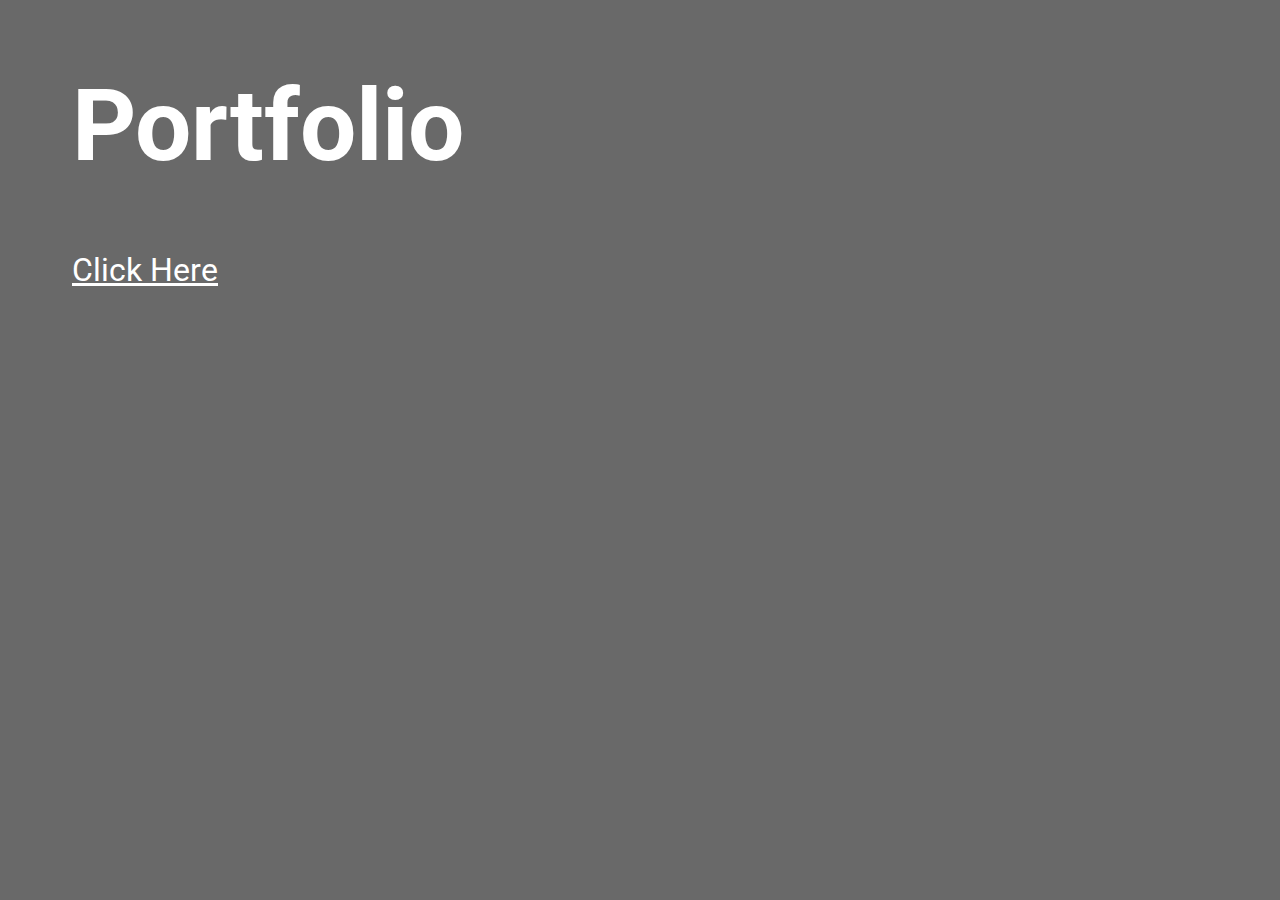
<file: index.html>
<!DOCTYPE html>
<html>
	<head>
    <meta charset="UTF-8">
    <title>Romario</title>
	<link rel="preconnect" href="https://fonts.googleapis.com">
	<link rel="preconnect" href="https://fonts.gstatic.com" crossorigin>
	<link href="https://fonts.googleapis.com/css2?family=Roboto:wght@100;300;500;700;900&display=swap" rel="stylesheet">
</head>

<!--start of style-->

<style> 
    
	body {background-color: dimgrey;
    font-family: 'Roboto', sans-serif; 
    padding-left: 5%;}
	
.link {
	font-size: 21px;
	margin-bottom: 20px;
	margin-top: 20px;
	padding-right: 30px;
	}
.link a:hover {
	color: lightskyblue;
	
	}
	
h1 {
	font-size: 100px;
	color: white;
	
	}
a {
	color: white;
	font-size: 32px;
	}
	

	
	
	
	
	
</style>

	
<!-- start of code-->	
	
<h1>Portfolio</h1>

<div class="container">	


	
<div class="link"><a href="https://riocasso.github.io/DesignPortfolio/" target="_blank">Click Here</a></div>
	

	

	


</div>


















</html>
</file>
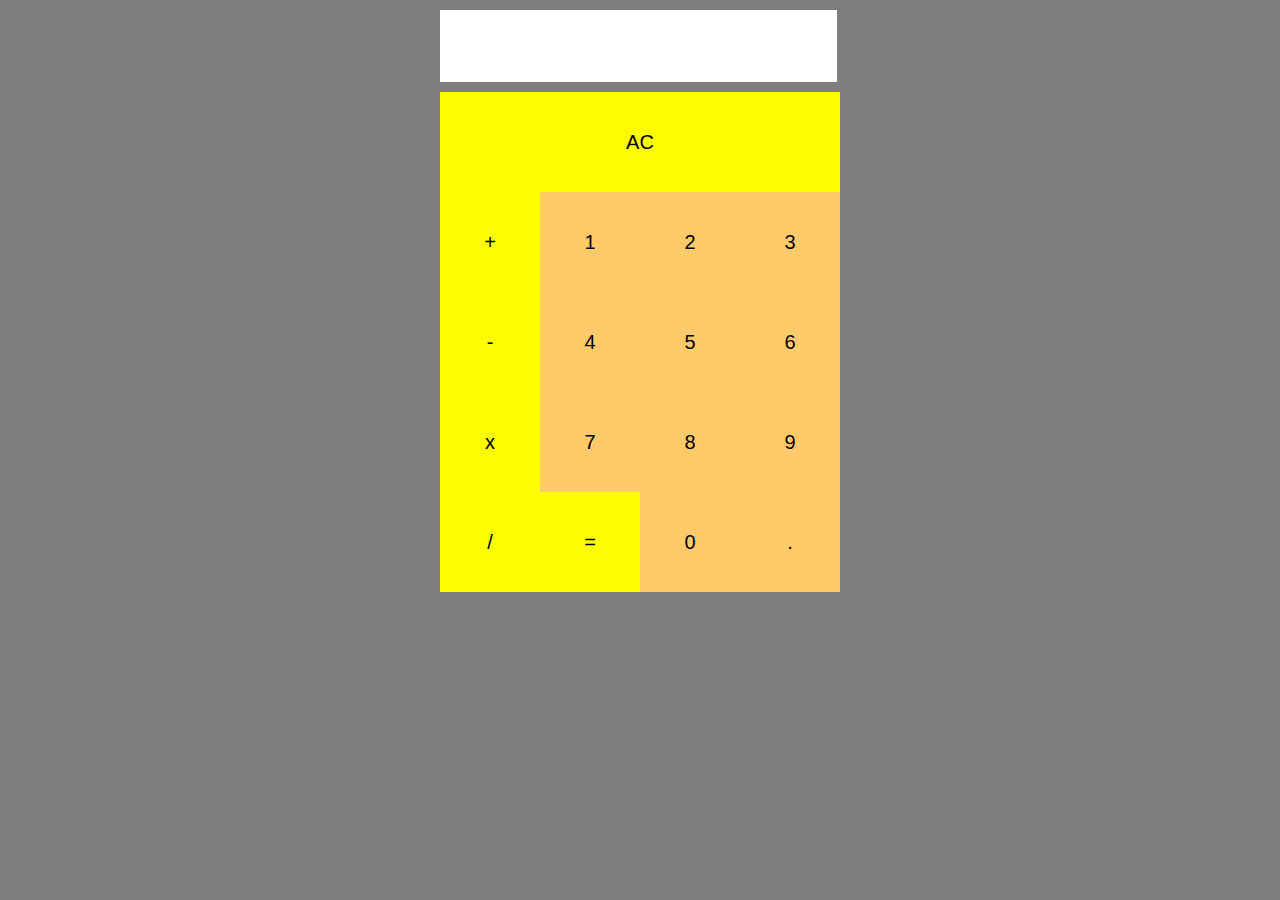
<file: calculator.html>
<!doctype html>
<html>
<head>
<meta charset="utf-8">
<style>
		

body {
		background-color: #7E7E7E;
	    margin: 0px;
		font-family: "Helvetica Neue", Helvetica, Arial, "sans-serif";
	
	}


#myCalculator {
		margin-left: calc(50% - 200px);
	}	
	
	
#display {
	margin-bottom: 10px;
	margin-top: 10px;
	width: 393px;
	height: 30px;
	background-color: white;
	height: 70px;
	font-size: 36px;
	text-align: right;
	border: 0px;
	
	}	
	

.number {
	margin-top: 0px;
	margin-bottom: 0px;
	width: 100px;
	height: 100px;
	background-color: #FFCA6A;
	border: 0px;
	font-size: 20px;
	}
	

.operator {
	margin-top: 0px;
	margin-bottom: 0px;
	width: 100px;
	height: 100px;
	background-color: #FDFC00; 
	border: 0px;
	font-size: 20px;
	}	
	
	
.operator2 {
	margin-top: 0px;
	margin-bottom: 0px;
	width: 400px;
	height: 100px;
	background-color: #FDFC00; 
	border: 0px;
	font-size: 20px;
	}
	
	
.number:hover{
	background-color: dodgerblue;
	}

.operator:hover{
	background-color: mediumpurple;
    }	
	
.operator2:hover{
	background-color: mediumpurple;
    }	
	
.inputRow {
	margin:0px;
	padding: 0px;
	font-size: 0px;
	}
	
	
</style>

	
<title>Calculator</title>
</head>

<!--Start of calculator-->

<body>
<form name="calculator">
	
<div id="myCalculator">	

<div id="top_display">
<input type="text" name="display" id="display" disabled>
</div>

	
<div class="inputRow">
<input type="button" class="operator2" name="clear" value="AC" onclick="calculator.display.value = ' '">	
</div>	
	
	
<div class="inputRow">
<input type="button" class="operator" name="add" value="+" onclick="calculator.display.value +='+'">
<input type="button" class="number" value="1" onclick="calculator.display.value+='1'">
<input type="button" class="number" value="2" onclick="calculator.display.value+='2'">
<input type="button" class="number" value="3" onclick="calculator.display.value+='3'">
</div>

	
<div class="inputRow">
<input type="button" class="operator" name="subtract" value="-" onclick="calculator.display.value +='-'">
<input type="button" class="number" value="4" onclick="calculator.display.value+='4'">
<input type="button" class="number" value="5" onclick="calculator.display.value+='5'">
<input type="button" class="number" value="6" onclick="calculator.display.value+='6'">
</div>	


<div class="inputRow">
<input type="button" class="operator" name="multiply" value="x" onclick="calculator.display.value +='*'">
<input type="button" class="number" value="7" onclick="calculator.display.value+='7'">
<input type="button" class="number" value="8" onclick="calculator.display.value+='8'">
<input type="button" class="number" value="9" onclick="calculator.display.value+='9'">
</div>	
	
	
	
<div class="inputRow">
<input type="button" class="operator" name="divide" value="/" onclick="calculator.display.value +='/'">
<input type="button" class="operator" name="equals" value="=" onclick="calculator.display.value = eval(calculator.display.value)">
<input type="button" class="number" value="0" onclick="calculator.display.value+='0'">
<input type="button" class="number" value="." onclick="calculator.display.value+='.'">

</div>
	

	

	
	
	
	
	
</div>	
</form>		
</body>
</html>
</file>
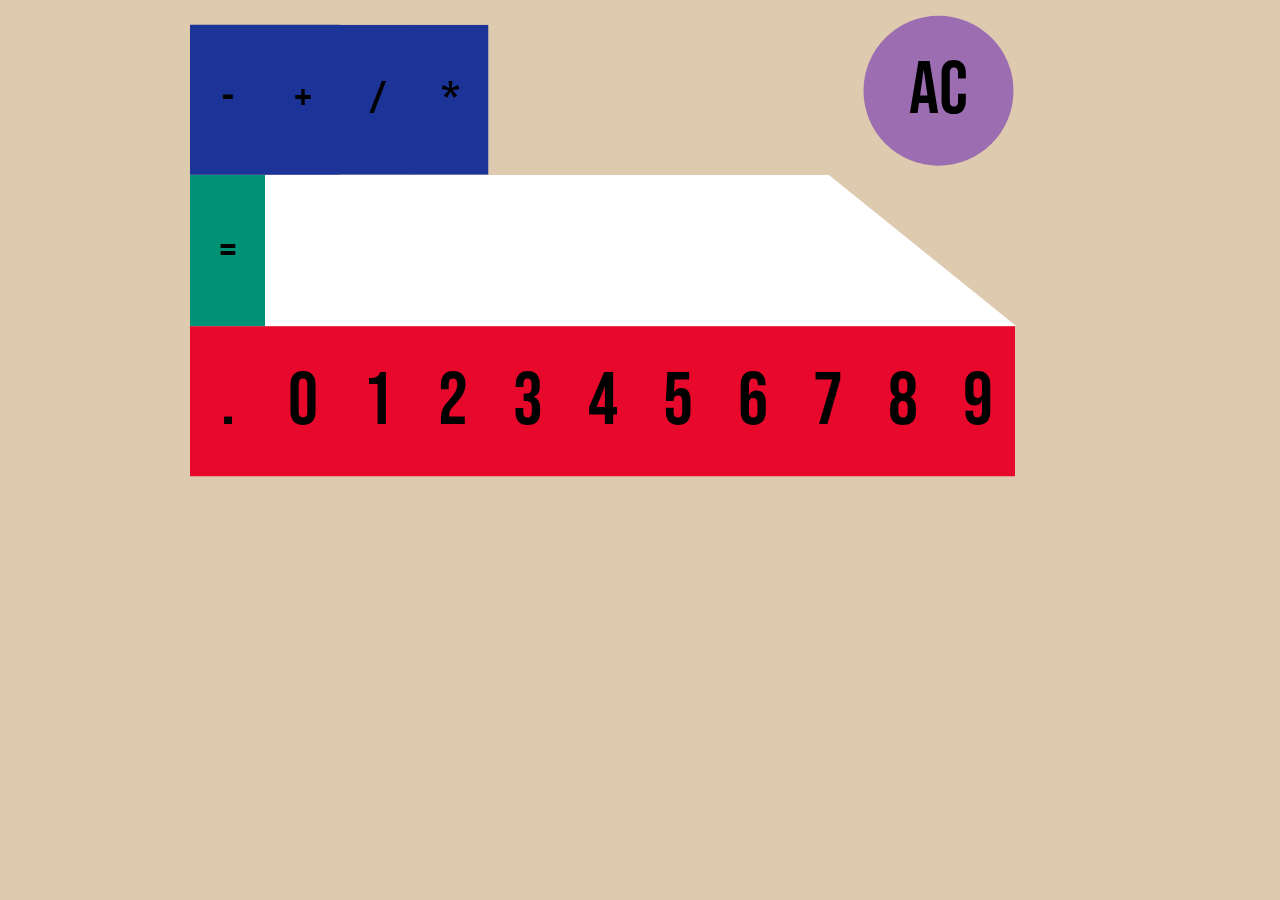
<file: newCalc.html>
<!doctype html>
<html>
<head>

<link rel="preconnect" href="https://fonts.googleapis.com">
<link rel="preconnect" href="https://fonts.gstatic.com" crossorigin>
<link href="https://fonts.googleapis.com/css2?family=Bebas+Neue&display=swap" rel="stylesheet">
	
	
<style>
	
	body {
	margin-top: 80px;
	transform: scale(1.5);
	background-color:rgba(221,202,175,1.00);
	
	}	
	

.operator1 {
	width: 50px;
	height: 100px; 
	border: 0px; 
	color: black;
	background-color: rgba(28,52,151,1.00 );
	text-align: center;
	font-size: 30px;
	font-family: 'Bebas Neue', cursive;
	}

.operator2 {
	width: 50px;
	height: 100px; 
	border: 0px; 
	color: black;
	background-color: rgba(28,52,151,1.00 );
	text-align: center;
	font-size: 30px;
	font-family: 'Bebas Neue', cursive;
	}
.operator3 {
	width: 50px;
	height: 100px; 
	border: 0px; 
	color: black;
	background-color: rgba(28,52,151,1.00 );
	text-align: center;
	font-size: 30px;
	font-family: 'Bebas Neue', cursive;
	}
.operator4 {
	position: relative;
	width: 50px;
	height: 100px; 
	border: 0px;
	margin-left: -1px;
	color: black;
	background-color: rgba(28,52,151,1.00 );
	text-align: center;
	font-size: 30px;
	font-family: 'Bebas Neue', cursive;
	}
	
.operator5 {
	font-size: 50px;
	background-color: rgba(156,109,177,1.00);
	width: 100px;
	height: 100px;
	border-radius: 100px;
	border: 0px;
	margin-left: 250px;
	margin-top: 10px;
	font-family: 'Bebas Neue', cursive;
	}
	
.operator6 {
	width: 50px;
	height: 101px; 
	border: 0px; 
	padding: 0px;
	color: black;
	background-color: rgba(1,145,117,1.00);
	text-align: center;
	font-size: 30px;
	float: left;
	font-family: 'Bebas Neue', cursive;
	}

#display {
	background-color: white;
	width: 489px;
	height: 100px;
	text-align: left;
	border: 0px;
	padding-left: 10px;
	padding-bottom: 0px;
	clip-path: polygon(0 0, 0 100%, 100% 100%, 100% 100%, 75% 0);
	font-size: 50px;
	color: black;
	font-family: 'Bebas Neue', cursive;
	
	}
#myCalculator {
	margin-left: calc(50% - 300px);
	}
	
.number {
	font-size: 50px;
	background-color: rgba(232,8,44,1.00);
	height: 100px;
	width: 50px;
	border: 0px;
	text-align: center;
	font-family: 'Bebas Neue', cursive;
	}	
.inputRow {
	margin:0px;
	padding: 0px;
	font-size: 0px;
	}
.operator1:hover{
	background-color: rgba(232,8,44,1.00);
    }	
.operator2:hover{
	background-color: rgba(232,8,44,1.00);
    }	
.operator3:hover{
	background-color: rgba(232,8,44,1.00);
    }
.operator4:hover{
	background-color: rgba(232,8,44,1.00);
    }
.operator5:hover{
	background-color: rgba(1,145,117,1.00);
    }
.operator6:hover{
	background-color: rgba(156,109,177,1.00);
    }
.number:hover{
	background-color:rgba(28,52,151,1.00 );	
	}
	


	
	
	
</style>
<meta charset="utf-8">
<title>newCalc</title>
</head>
	
	
<!--start of calcuator-->
<body>	
<form name="calculator">
	
<div id="myCalculator">
	
<div class="inputRow">
<input type="button" class="operator1" name="subtract" value="-" onclick="calculator.display.value +='-'">
<input type="button" class="operator2" name="add" value="+" onclick="calculator.display.value +='+'">
<input type="button" class="operator3" name="divide" value="/" onclick="calculator.display.value +='/'">
<input type="button" class="operator4" name="multiply" value="*" onclick="calculator.display.value +='*'">
<input type="button" class="operator5" name="clear" value="AC" onclick="calculator.display.value = ' '">
</div>

<div class="inputRow">
<input type="button" class="operator6" name="equals" value="=" onclick="calculator.display.value = eval(calculator.display.value)">	
</div>

<div id="midDisplay">
<input type="text" name="display" id="display" disabled>
</div>

<div class="inputRow">
<input type="button" class="number" value="." onclick="calculator.display.value+='.'">
<input type="button" class="number" value="0" onclick="calculator.display.value+='0'">
<input type="button" class="number" value="1" onclick="calculator.display.value+='1'">
<input type="button" class="number" value="2" onclick="calculator.display.value+='2'">
<input type="button" class="number" value="3" onclick="calculator.display.value+='3'">
<input type="button" class="number" value="4" onclick="calculator.display.value+='4'">
<input type="button" class="number" value="5" onclick="calculator.display.value+='5'">
<input type="button" class="number" value="6" onclick="calculator.display.value+='6'">
<input type="button" class="number" value="7" onclick="calculator.display.value+='7'">
<input type="button" class="number" value="8" onclick="calculator.display.value+='8'">
<input type="button" class="number" value="9" onclick="calculator.display.value+='9'">

	
	
</div>
	
	
</div>
</form>
</body>
</html>
</file>
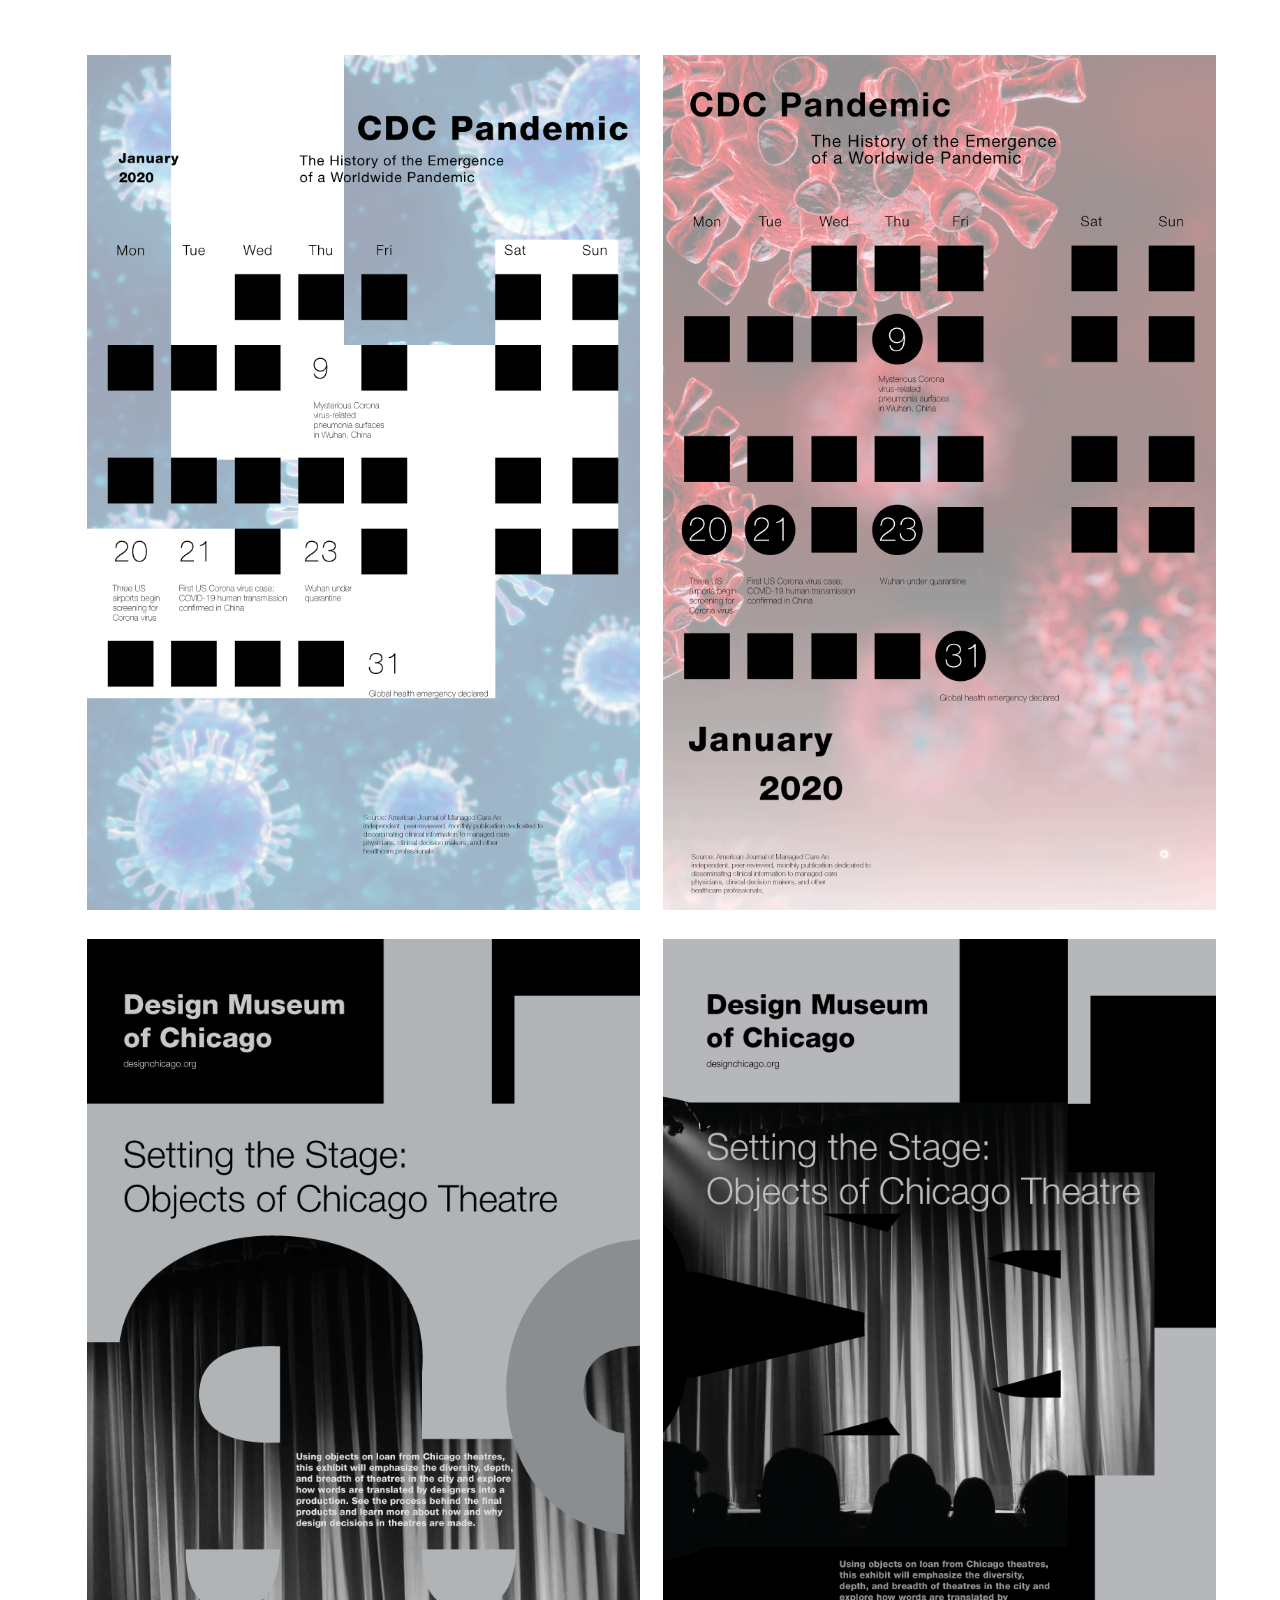
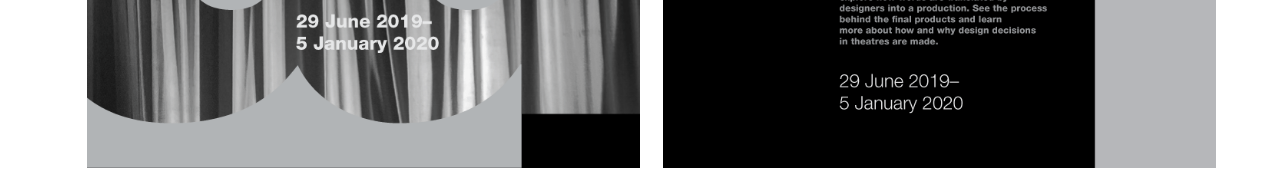
<file: posters.html>
<!doctype html>
<html>
<head>
<meta charset="utf-8">
<title>posters</title>
<link href="posterStyle.css" rel="stylesheet" type="text/css">
</head>


	
	
	
<div class="container">
	
	
<body>
	

	
<div class="poster34">
	<a data-fancybox="simple-image"
    href="poster-3.gif">
	<img src="poster-3.gif" width="792" height="1224" alt=""/> </a>
	
	
	</div>
	
<div class="poster34">
	<a data-fancybox="simple-image"
	href="poster-4.gif">
	<img src="poster-4.gif" width="792" height="1224" alt=""/> </a>
	
	
	</div>
	
<div class="poster56">
	<a data-fancybox="simple-image"
	href="poster-5.gif">
	<img src="poster-5.gif" width="720" height="1080" alt=""/> </a>
	
	
	</div>

<div class="poster56">
	<a data-fancybox="simple-image"
	href="poster-6.gif">
	<img src="poster-6.gif" width="720" height="1080" alt=""/> </a>
	
	
	</div>

	
	
	
	
	

</body>
</div>
</html>
</file>
<file: posterStyle.css>
@charset "utf-8";
/* CSS Document */

/* Reset browser default styles: */
html, body, h1, h2, h3, h4, h5, h6, p, ol, ul, li, pre, code, address, variable, form, fieldset, blockquote {
  padding: 0;
  margin: 0;
  font-size: 100%;
  font-weight: normal;
  list-style: none;
}

/* border-box so that border widths aren't added to the total width of the element: */
html {
  box-sizing: border-box;
}

*, *:before, *:after {
  box-sizing: inherit;
}

/* Clearfix to make floated elements behave correctly: */
  .cf:before, .cf:after { content: ""; display: table; }
  .cf:after { clear: both; }
  .cf { zoom: 1; }
  .clear { clear: both; }
  
a:focus,
a:active {
	outline: none;
}

/* In order for the percentage heights to work we need this: */
html, body { height:100%; }


/*start of style*/

img {
	width: 100%;
	height: auto;
}
.container {
	width: 90%;
	margin: 30px auto 30px auto;
}
.poster12 {
	width: 48.001%;
	float: left;
	margin: 25px 0% 0px 2%;
	
}

.poster34 {
	width: 48.001%;
	float: left;
	margin: 25px 0% 0px 2%;
	
	
}

.poster56 {
	width: 48.001%;
	float: left;
	margin: 25px 0% 0px 2%;
	
}
</file>
